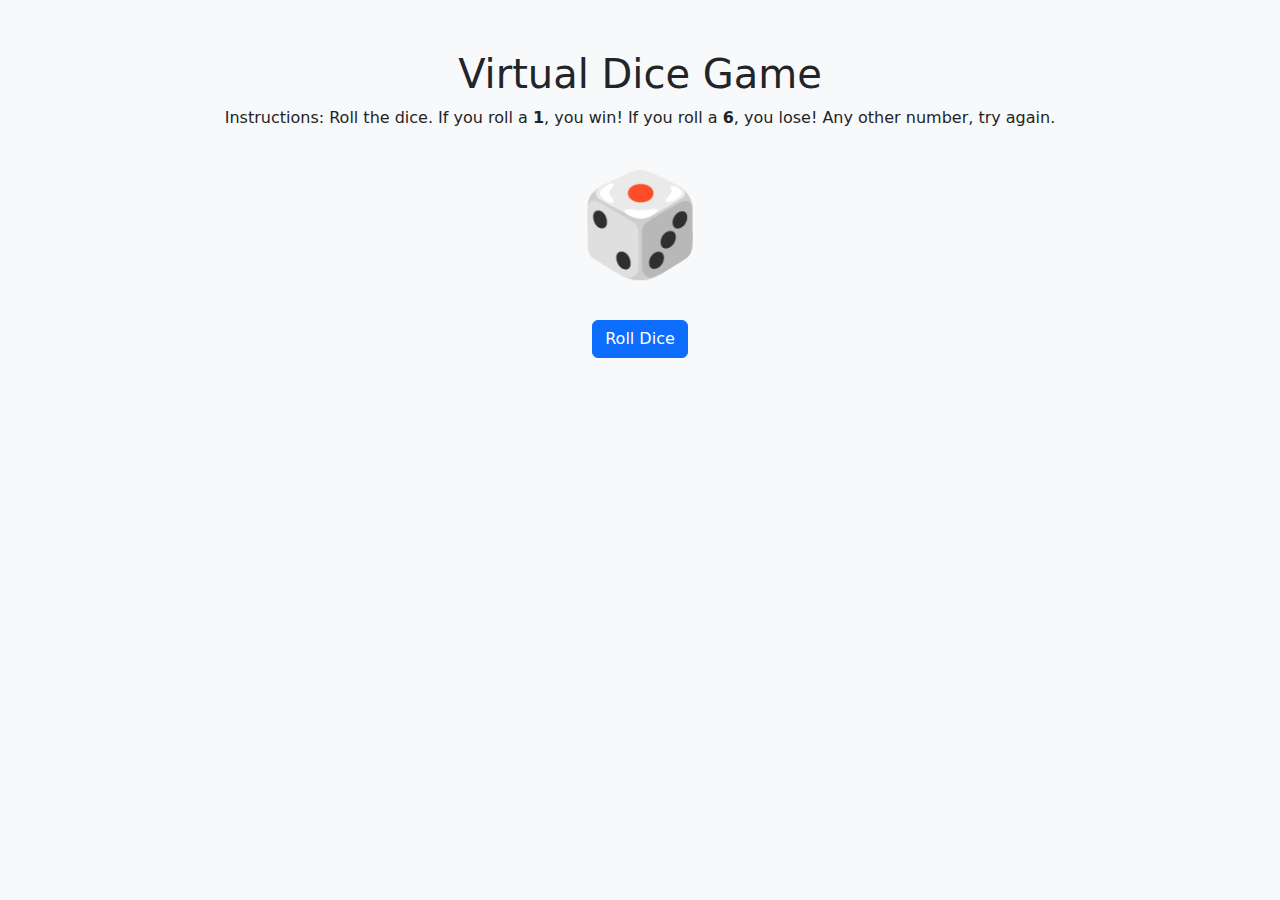
<file: dice_game_html.html>
<!DOCTYPE html>
<html lang="en">
<head>
  <meta charset="UTF-8">
  <meta name="viewport" content="width=device-width, initial-scale=1.0">
  <title>Virtual Dice Game</title>
  <link href="https://cdn.jsdelivr.net/npm/bootstrap@5.3.2/dist/css/bootstrap.min.css" rel="stylesheet">
  <style>
    body { text-align: center; padding: 50px; background-color: #f8f9fa; }
    #dice { font-size: 100px; margin: 20px 0; }
    #result { font-size: 1.5rem; margin-top: 20px; }
    button { font-size: 1.2rem; }
  </style>
</head>
<body>
  <h1>Virtual Dice Game</h1>
  <p>Instructions: Roll the dice. If you roll a <strong>1</strong>, you win! If you roll a <strong>6</strong>, you lose! Any other number, try again.</p>

  <div id="dice">🎲</div>
  <button class="btn btn-primary" onclick="rollDice()">Roll Dice</button>

  <div id="result"></div>

  <script>
    function rollDice() {
      const diceFaces = ["\u2680", "\u2681", "\u2682", "\u2683", "\u2684", "\u2685"];
      const roll = Math.floor(Math.random() * 6);
      document.getElementById('dice').textContent = diceFaces[roll];

      const resultDiv = document.getElementById('result');
      if (roll === 0) {
        resultDiv.textContent = "🎉 You rolled a 1! You Win!";
        resultDiv.style.color = "green";
      } else if (roll === 5) {
        resultDiv.textContent = "💀 You rolled a 6! You Lose!";
        resultDiv.style.color = "red";
      } else {
        resultDiv.textContent = "You rolled a " + (roll + 1) + ". Try again!";
        resultDiv.style.color = "black";
      }
    }
  </script>
</body>
</html>
</file>
